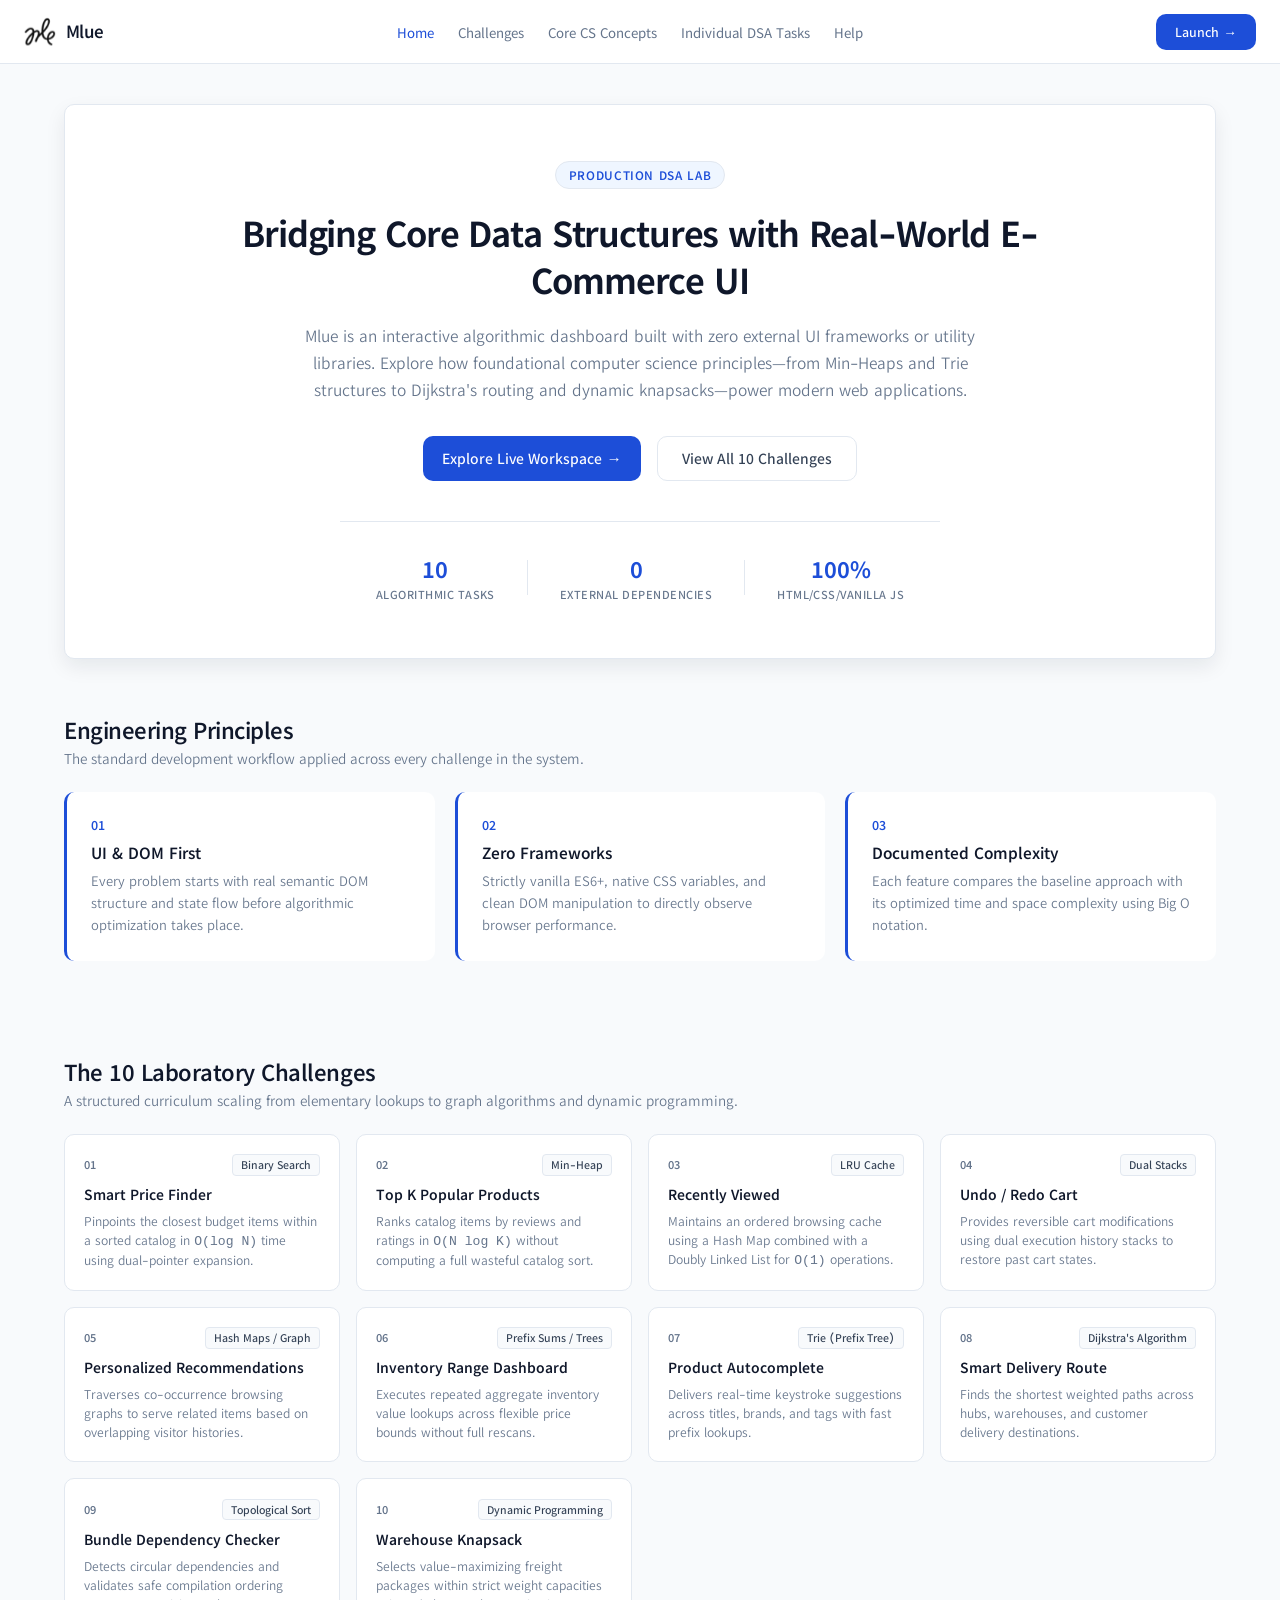
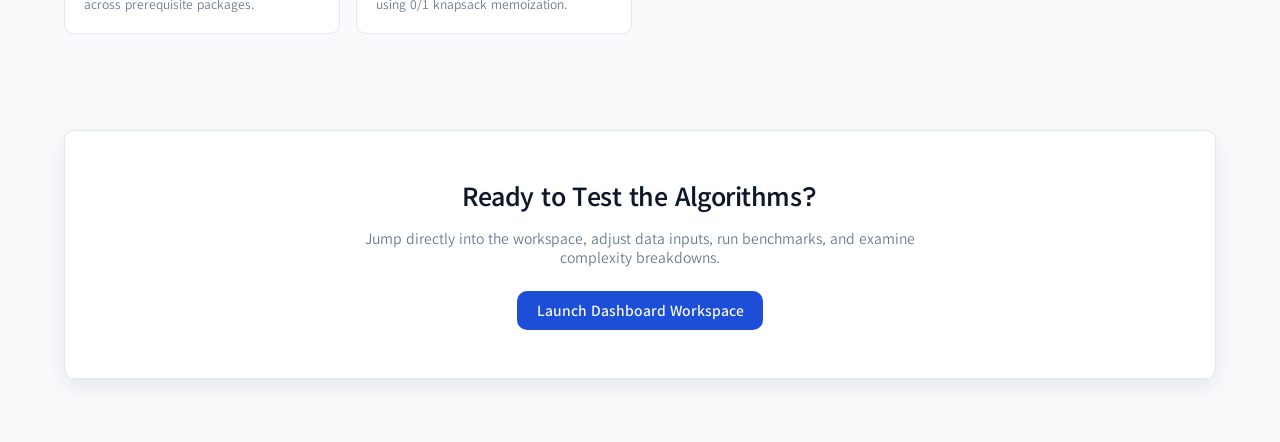
<file: Mlue/index.html>
<!DOCTYPE html>
<html lang="en">
<head>
  <meta charset="UTF-8" />
  <meta name="viewport" content="width=device-width, initial-scale=1.0" />
  <title>Get Started — Mlue DSA E-Commerce Lab</title>
  <link rel="stylesheet" href="css/style.css" />
  <link rel="stylesheet" href="css/styles.css" />
  <link rel="stylesheet" href="css/styleMobile.css" />
  <link rel="stylesheet" href="css/stylesMobile.css" />
  <link rel="preconnect" href="https://fonts.googleapis.com">
  <link rel="preconnect" href="https://fonts.gstatic.com" crossorigin>
  <link href="https://fonts.googleapis.com/css2?family=Kedebideri:wght@400;500;600;700;800;900&display=swap" rel="stylesheet">
</head>
<body>
  <!-- Global Navigation -->
  <header class="app-header">
    <nav class="navbar">
      <div class="nav-brand">
        <span class="brand-icon">
          <svg width="34" height="31.2" viewBox="0 0 340 312" fill="none" xmlns="http://www.w3.org/2000/svg" xmlns:xlink="http://www.w3.org/1999/xlink">
            <rect width="340" height="312" fill="url(#pattern0_31_3)"/>
            <defs>
              <pattern id="pattern0_31_3" patternContentUnits="objectBoundingBox" width="1" height="1">
                <use xlink:href="#image0_31_3" transform="scale(0.00294118 0.00320513)"/>
              </pattern>
              <image id="image0_31_3" width="340" height="312" preserveAspectRatio="none" xlink:href="icons/logo.png"/> 
            </defs>
          </svg>
        </span>
        <span class="brand-title">Mlue</span>
      </div>
      <ul class="nav-links">
        <li><a href="index.html" class="nav-link active">Home</a></li>
        <li><a href="#challenges-overview" class="nav-link">Challenges</a></li>
        <li><a href="coreConcept.html" class="nav-link">Core CS Concepts</a></li>
        <li><a href="index1.html" class="nav-link">Individual DSA Tasks</a></li>
        <li><a href="help.html" class="nav-link">Help</a></li>
      </ul>
      <div class="nav-actions">
        <a href="index1.html" class="btn-primary get-started-cta-nav">Launch →</a>
      </div>
    </nav>
  </header>

  <!-- Main Get Started Content Container -->
  <main class="landing-container">
    <!-- Hero Section -->
    <section class="hero-card">
      <div class="hero-badge">Production DSA Lab</div>
      <h1 class="hero-title">Bridging Core Data Structures with Real-World E-Commerce UI</h1>
      <p class="hero-subtitle">
        Mlue is an interactive algorithmic dashboard built with zero external UI frameworks or utility libraries. Explore how foundational computer science principles—from Min-Heaps and Trie structures to Dijkstra's routing and dynamic knapsacks—power modern web applications.
      </p>
      <div class="hero-cta-group">
        <a href="index1.html" class="btn-primary hero-btn">Explore Live Workspace →</a>
        <a href="#challenges-overview" class="btn-secondary hero-btn">View All 10 Challenges</a>
      </div>
      <div class="hero-stats-row">
        <div class="stat-item">
          <span class="stat-num">10</span>
          <span class="stat-label">Algorithmic Tasks</span>
        </div>
        <div class="stat-divider"></div>
        <div class="stat-item">
          <span class="stat-num">0</span>
          <span class="stat-label">External Dependencies</span>
        </div>
        <div class="stat-divider"></div>
        <div class="stat-item">
          <span class="stat-num">100%</span>
          <span class="stat-label">HTML/CSS/Vanilla JS</span>
        </div>
      </div>
    </section>

    <!-- Project Engineering Rules / Methodologies -->
    <section class="info-section">
      <div class="section-heading-wrap">
        <h2>Engineering Principles</h2>
        <p>The standard development workflow applied across every challenge in the system.</p>
      </div>

      <div class="principles-grid">
        <article class="principle-card">
          <div class="principle-num">01</div>
          <h3>UI & DOM First</h3>
          <p>Every problem starts with real semantic DOM structure and state flow before algorithmic optimization takes place.</p>
        </article>
        <article class="principle-card">
          <div class="principle-num">02</div>
          <h3>Zero Frameworks</h3>
          <p>Strictly vanilla ES6+, native CSS variables, and clean DOM manipulation to directly observe browser performance.</p>
        </article>
        <article class="principle-card">
          <div class="principle-num">03</div>
          <h3>Documented Complexity</h3>
          <p>Each feature compares the baseline approach with its optimized time and space complexity using Big O notation.</p>
        </article>
      </div>
    </section>

    <!-- Comprehensive Roadmap of All 10 Challenges -->
    <section id="challenges-overview" class="info-section">
      <div class="section-heading-wrap">
        <h2>The 10 Laboratory Challenges</h2>
        <p>A structured curriculum scaling from elementary lookups to graph algorithms and dynamic programming.</p>
      </div>

      <div class="challenge-preview-grid">
        <div class="preview-card">
          <div class="preview-top">
            <span class="preview-index">01</span>
            <span class="preview-badge">Binary Search</span>
          </div>
          <h4>Smart Price Finder</h4>
          <p>Pinpoints the closest budget items within a sorted catalog in <code>O(log N)</code> time using dual-pointer expansion.</p>
        </div>

        <div class="preview-card">
          <div class="preview-top">
            <span class="preview-index">02</span>
            <span class="preview-badge">Min-Heap</span>
          </div>
          <h4>Top K Popular Products</h4>
          <p>Ranks catalog items by reviews and ratings in <code>O(N log K)</code> without computing a full wasteful catalog sort.</p>
        </div>

        <div class="preview-card">
          <div class="preview-top">
            <span class="preview-index">03</span>
            <span class="preview-badge">LRU Cache</span>
          </div>
          <h4>Recently Viewed</h4>
          <p>Maintains an ordered browsing cache using a Hash Map combined with a Doubly Linked List for <code>O(1)</code> operations.</p>
        </div>

        <div class="preview-card">
          <div class="preview-top">
            <span class="preview-index">04</span>
            <span class="preview-badge">Dual Stacks</span>
          </div>
          <h4>Undo / Redo Cart</h4>
          <p>Provides reversible cart modifications using dual execution history stacks to restore past cart states.</p>
        </div>

        <div class="preview-card">
          <div class="preview-top">
            <span class="preview-index">05</span>
            <span class="preview-badge">Hash Maps / Graph</span>
          </div>
          <h4>Personalized Recommendations</h4>
          <p>Traverses co-occurrence browsing graphs to serve related items based on overlapping visitor histories.</p>
        </div>

        <div class="preview-card">
          <div class="preview-top">
            <span class="preview-index">06</span>
            <span class="preview-badge">Prefix Sums / Trees</span>
          </div>
          <h4>Inventory Range Dashboard</h4>
          <p>Executes repeated aggregate inventory value lookups across flexible price bounds without full rescans.</p>
        </div>

        <div class="preview-card">
          <div class="preview-top">
            <span class="preview-index">07</span>
            <span class="preview-badge">Trie (Prefix Tree)</span>
          </div>
          <h4>Product Autocomplete</h4>
          <p>Delivers real-time keystroke suggestions across titles, brands, and tags with fast prefix lookups.</p>
        </div>

        <div class="preview-card">
          <div class="preview-top">
            <span class="preview-index">08</span>
            <span class="preview-badge">Dijkstra's Algorithm</span>
          </div>
          <h4>Smart Delivery Route</h4>
          <p>Finds the shortest weighted paths across hubs, warehouses, and customer delivery destinations.</p>
        </div>

        <div class="preview-card">
          <div class="preview-top">
            <span class="preview-index">09</span>
            <span class="preview-badge">Topological Sort</span>
          </div>
          <h4>Bundle Dependency Checker</h4>
          <p>Detects circular dependencies and validates safe compilation ordering across prerequisite packages.</p>
        </div>

        <div class="preview-card">
          <div class="preview-top">
            <span class="preview-index">10</span>
            <span class="preview-badge">Dynamic Programming</span>
          </div>
          <h4>Warehouse Knapsack</h4>
          <p>Selects value-maximizing freight packages within strict weight capacities using 0/1 knapsack memoization.</p>
        </div>
      </div>
    </section>

    <!-- Bottom Final CTA Banner -->
    <section class="banner-cta">
      <h2>Ready to Test the Algorithms?</h2>
      <p>Jump directly into the workspace, adjust data inputs, run benchmarks, and examine complexity breakdowns.</p>
      <a href="index1.html" class="btn-primary hero-btn">Launch Dashboard Workspace</a>
    </section>
  </main>
</body>
</html>
</file>
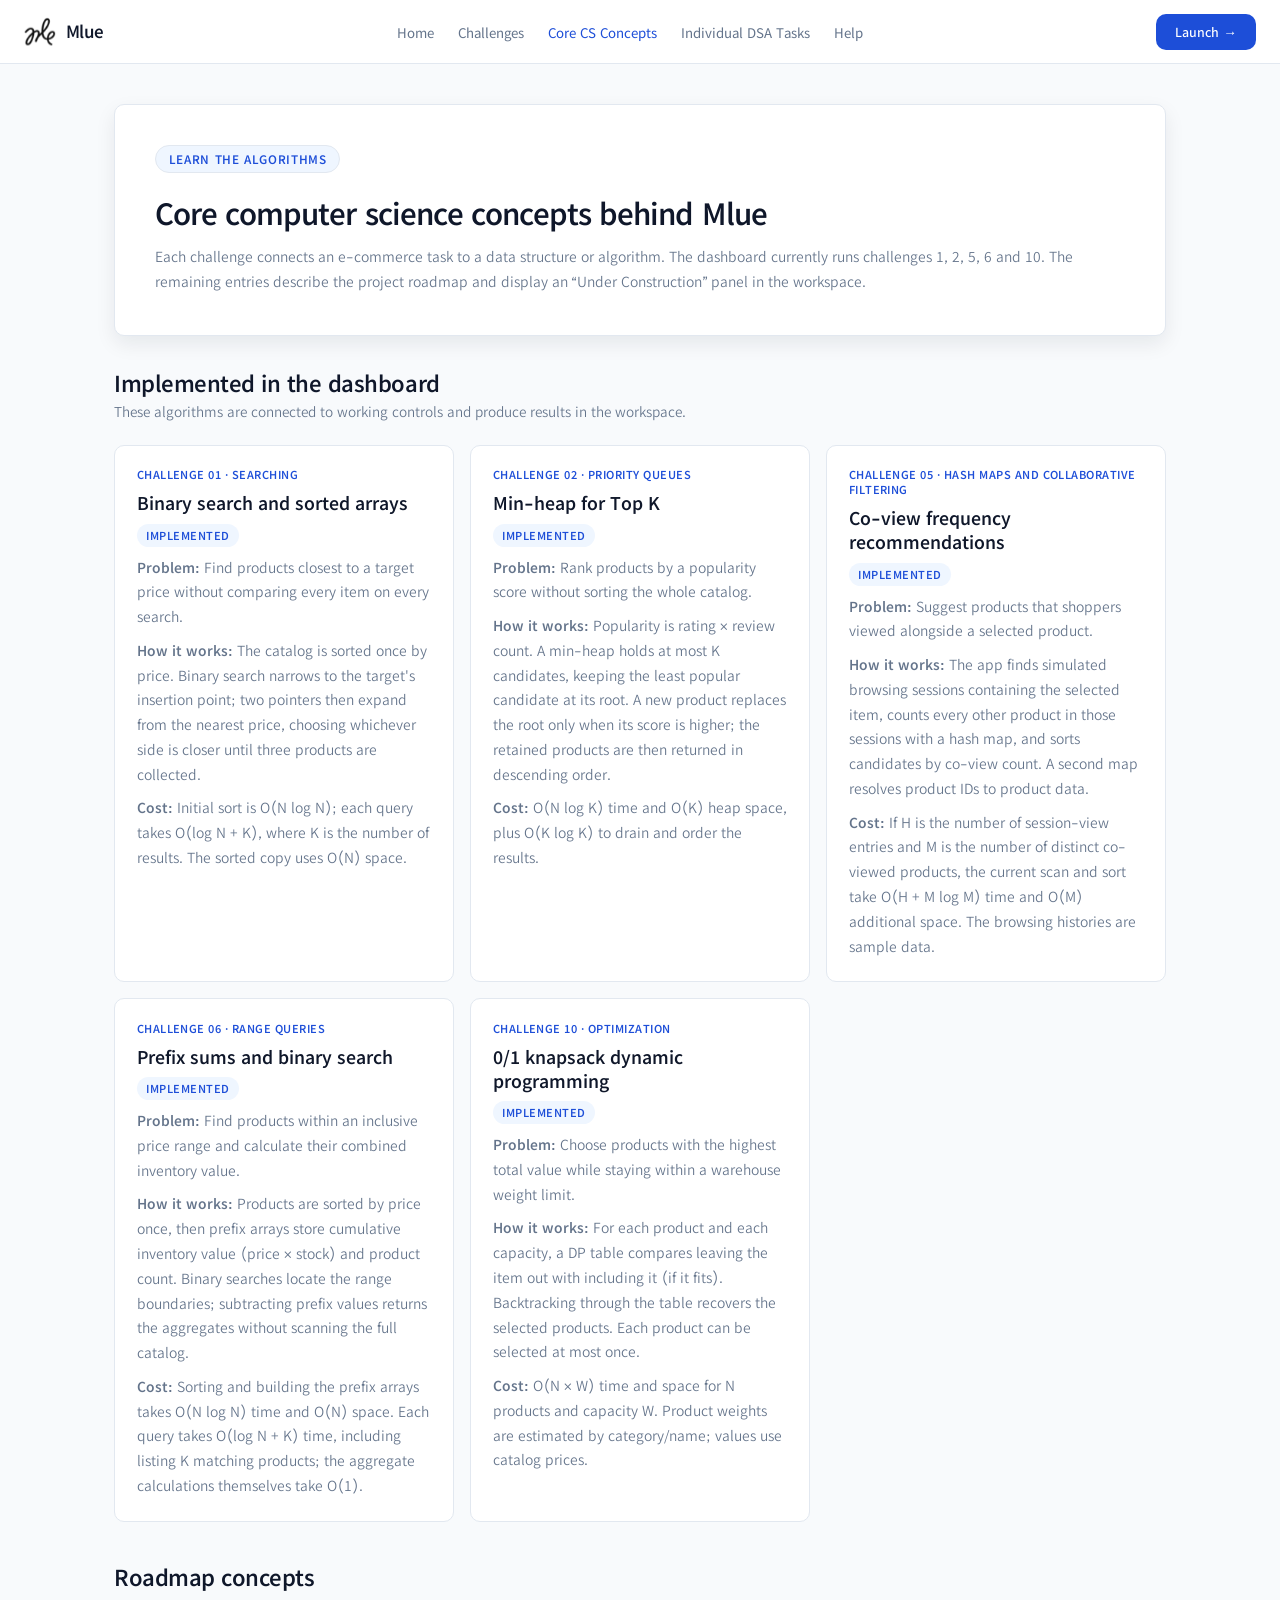
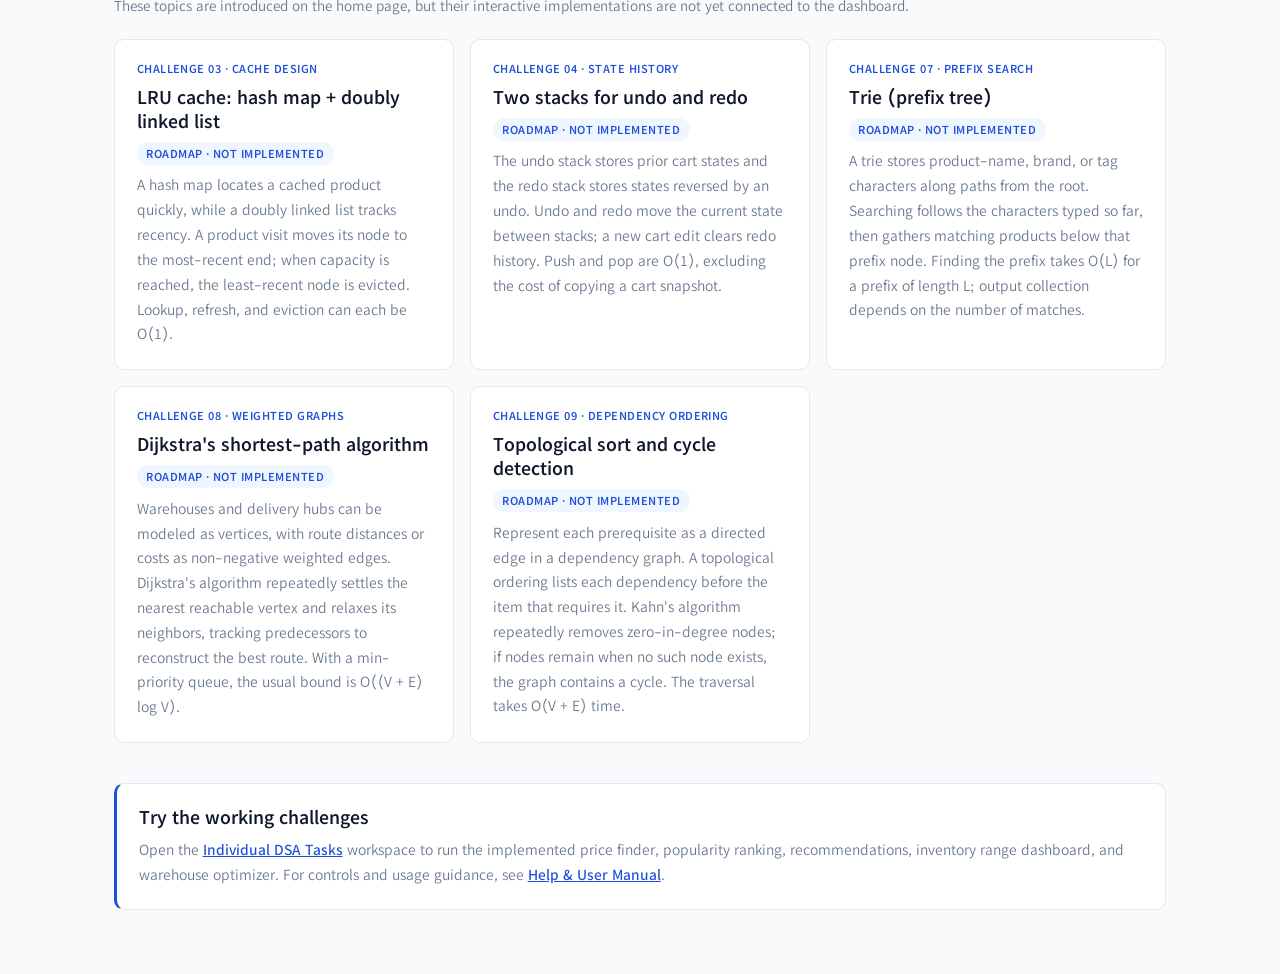
<file: Mlue/coreConcept.html>
<!DOCTYPE html>
<html lang="en">
<head>
  <meta charset="UTF-8" />
  <meta name="viewport" content="width=device-width, initial-scale=1.0" />
  <meta name="description" content="Learn how data structures and algorithms support the Mlue e-commerce challenge dashboard." />
  <title>Core CS Concepts — Mlue</title>
  <link rel="stylesheet" href="css/style.css" />
  <link rel="stylesheet" href="css/styles.css" />
  <link rel="stylesheet" href="css/styleMobile.css" />
  <link rel="stylesheet" href="css/stylesMobile.css" />
  <link rel="preconnect" href="https://fonts.googleapis.com">
  <link rel="preconnect" href="https://fonts.gstatic.com" crossorigin>
  <link href="https://fonts.googleapis.com/css2?family=Kedebideri:wght@400;500;600;700;800;900&display=swap" rel="stylesheet">
</head>
<body>
  <header class="app-header">
    <nav class="navbar">
      <div class="nav-brand">
        <span class="brand-icon">
          <svg width="34" height="31.2" viewBox="0 0 340 312" fill="none" xmlns="http://www.w3.org/2000/svg" xmlns:xlink="http://www.w3.org/1999/xlink">
            <rect width="340" height="312" fill="url(#pattern0_31_3)"/>
            <defs>
              <pattern id="pattern0_31_3" patternContentUnits="objectBoundingBox" width="1" height="1">
                <use xlink:href="#image0_31_3" transform="scale(0.00294118 0.00320513)"/>
              </pattern>
              <image id="image0_31_3" width="340" height="312" preserveAspectRatio="none" xlink:href="icons/logo.png"/>
            </defs>
          </svg>
        </span>
        <span class="brand-title">Mlue</span>
      </div>
      <ul class="nav-links">
        <li><a href="index.html" class="nav-link">Home</a></li>
        <li><a href="index.html#challenges-overview" class="nav-link">Challenges</a></li>
        <li><a href="coreConcept.html" class="nav-link active" aria-current="page">Core CS Concepts</a></li>
        <li><a href="index1.html" class="nav-link">Individual DSA Tasks</a></li>
        <li><a href="help.html" class="nav-link">Help</a></li>
      </ul>
      <div class="nav-actions">
        <a href="index1.html" class="btn-primary get-started-cta-nav">Launch →</a>
      </div>
    </nav>
  </header>

  <main class="info-page">
    <section class="info-hero">
      <span class="hero-badge">Learn the algorithms</span>
      <h1>Core computer science concepts behind Mlue</h1>
      <p>
        Each challenge connects an e-commerce task to a data structure or algorithm.
        The dashboard currently runs challenges 1, 2, 5, 6 and 10. The remaining entries
        describe the project roadmap and display an “Under Construction” panel in the workspace.
      </p>
    </section>

    <section class="info-section">
      <div class="section-heading-wrap">
        <h2>Implemented in the dashboard</h2>
        <p>These algorithms are connected to working controls and produce results in the workspace.</p>
      </div>
      <div class="info-grid">
        <article class="info-card concept-card">
          <span class="concept-number">Challenge 01 · Searching</span>
          <h2>Binary search and sorted arrays</h2>
          <span class="status-tag">Implemented</span>
          <p><strong>Problem:</strong> Find products closest to a target price without comparing every item on every search.</p>
          <p><strong>How it works:</strong> The catalog is sorted once by price. Binary search narrows to the target's insertion point; two pointers then expand from the nearest price, choosing whichever side is closer until three products are collected.</p>
          <p><strong>Cost:</strong> Initial sort is O(N log N); each query takes O(log N + K), where K is the number of results. The sorted copy uses O(N) space.</p>
        </article>

        <article class="info-card concept-card">
          <span class="concept-number">Challenge 02 · Priority queues</span>
          <h2>Min-heap for Top K</h2>
          <span class="status-tag">Implemented</span>
          <p><strong>Problem:</strong> Rank products by a popularity score without sorting the whole catalog.</p>
          <p><strong>How it works:</strong> Popularity is rating × review count. A min-heap holds at most K candidates, keeping the least popular candidate at its root. A new product replaces the root only when its score is higher; the retained products are then returned in descending order.</p>
          <p><strong>Cost:</strong> O(N log K) time and O(K) heap space, plus O(K log K) to drain and order the results.</p>
        </article>

        <article class="info-card concept-card">
          <span class="concept-number">Challenge 05 · Hash maps and collaborative filtering</span>
          <h2>Co-view frequency recommendations</h2>
          <span class="status-tag">Implemented</span>
          <p><strong>Problem:</strong> Suggest products that shoppers viewed alongside a selected product.</p>
          <p><strong>How it works:</strong> The app finds simulated browsing sessions containing the selected item, counts every other product in those sessions with a hash map, and sorts candidates by co-view count. A second map resolves product IDs to product data.</p>
          <p><strong>Cost:</strong> If H is the number of session-view entries and M is the number of distinct co-viewed products, the current scan and sort take O(H + M log M) time and O(M) additional space. The browsing histories are sample data.</p>
        </article>

        <article class="info-card concept-card">
          <span class="concept-number">Challenge 06 · Range queries</span>
          <h2>Prefix sums and binary search</h2>
          <span class="status-tag">Implemented</span>
          <p><strong>Problem:</strong> Find products within an inclusive price range and calculate their combined inventory value.</p>
          <p><strong>How it works:</strong> Products are sorted by price once, then prefix arrays store cumulative inventory value (price × stock) and product count. Binary searches locate the range boundaries; subtracting prefix values returns the aggregates without scanning the full catalog.</p>
          <p><strong>Cost:</strong> Sorting and building the prefix arrays takes O(N log N) time and O(N) space. Each query takes O(log N + K) time, including listing K matching products; the aggregate calculations themselves take O(1).</p>
        </article>

        <article class="info-card concept-card">
          <span class="concept-number">Challenge 10 · Optimization</span>
          <h2>0/1 knapsack dynamic programming</h2>
          <span class="status-tag">Implemented</span>
          <p><strong>Problem:</strong> Choose products with the highest total value while staying within a warehouse weight limit.</p>
          <p><strong>How it works:</strong> For each product and each capacity, a DP table compares leaving the item out with including it (if it fits). Backtracking through the table recovers the selected products. Each product can be selected at most once.</p>
          <p><strong>Cost:</strong> O(N × W) time and space for N products and capacity W. Product weights are estimated by category/name; values use catalog prices.</p>
        </article>
      </div>
    </section>

    <section class="info-section">
      <div class="section-heading-wrap">
        <h2>Roadmap concepts</h2>
        <p>These topics are introduced on the home page, but their interactive implementations are not yet connected to the dashboard.</p>
      </div>
      <div class="info-grid">
        <article class="info-card concept-card">
          <span class="concept-number">Challenge 03 · Cache design</span>
          <h2>LRU cache: hash map + doubly linked list</h2>
          <span class="status-tag">Roadmap · Not implemented</span>
          <p>A hash map locates a cached product quickly, while a doubly linked list tracks recency. A product visit moves its node to the most-recent end; when capacity is reached, the least-recent node is evicted. Lookup, refresh, and eviction can each be O(1).</p>
        </article>

        <article class="info-card concept-card">
          <span class="concept-number">Challenge 04 · State history</span>
          <h2>Two stacks for undo and redo</h2>
          <span class="status-tag">Roadmap · Not implemented</span>
          <p>The undo stack stores prior cart states and the redo stack stores states reversed by an undo. Undo and redo move the current state between stacks; a new cart edit clears redo history. Push and pop are O(1), excluding the cost of copying a cart snapshot.</p>
        </article>

        <article class="info-card concept-card">
          <span class="concept-number">Challenge 07 · Prefix search</span>
          <h2>Trie (prefix tree)</h2>
          <span class="status-tag">Roadmap · Not implemented</span>
          <p>A trie stores product-name, brand, or tag characters along paths from the root. Searching follows the characters typed so far, then gathers matching products below that prefix node. Finding the prefix takes O(L) for a prefix of length L; output collection depends on the number of matches.</p>
        </article>

        <article class="info-card concept-card">
          <span class="concept-number">Challenge 08 · Weighted graphs</span>
          <h2>Dijkstra's shortest-path algorithm</h2>
          <span class="status-tag">Roadmap · Not implemented</span>
          <p>Warehouses and delivery hubs can be modeled as vertices, with route distances or costs as non-negative weighted edges. Dijkstra's algorithm repeatedly settles the nearest reachable vertex and relaxes its neighbors, tracking predecessors to reconstruct the best route. With a min-priority queue, the usual bound is O((V + E) log V).</p>
        </article>

        <article class="info-card concept-card">
          <span class="concept-number">Challenge 09 · Dependency ordering</span>
          <h2>Topological sort and cycle detection</h2>
          <span class="status-tag">Roadmap · Not implemented</span>
          <p>Represent each prerequisite as a directed edge in a dependency graph. A topological ordering lists each dependency before the item that requires it. Kahn's algorithm repeatedly removes zero-in-degree nodes; if nodes remain when no such node exists, the graph contains a cycle. The traversal takes O(V + E) time.</p>
        </article>
      </div>
    </section>

    <section class="info-card info-callout">
      <h2>Try the working challenges</h2>
      <p>Open the <a href="index1.html">Individual DSA Tasks</a> workspace to run the implemented price finder, popularity ranking, recommendations, inventory range dashboard, and warehouse optimizer. For controls and usage guidance, see <a href="help.html">Help &amp; User Manual</a>.</p>
    </section>
  </main>
</body>
</html>
</file>
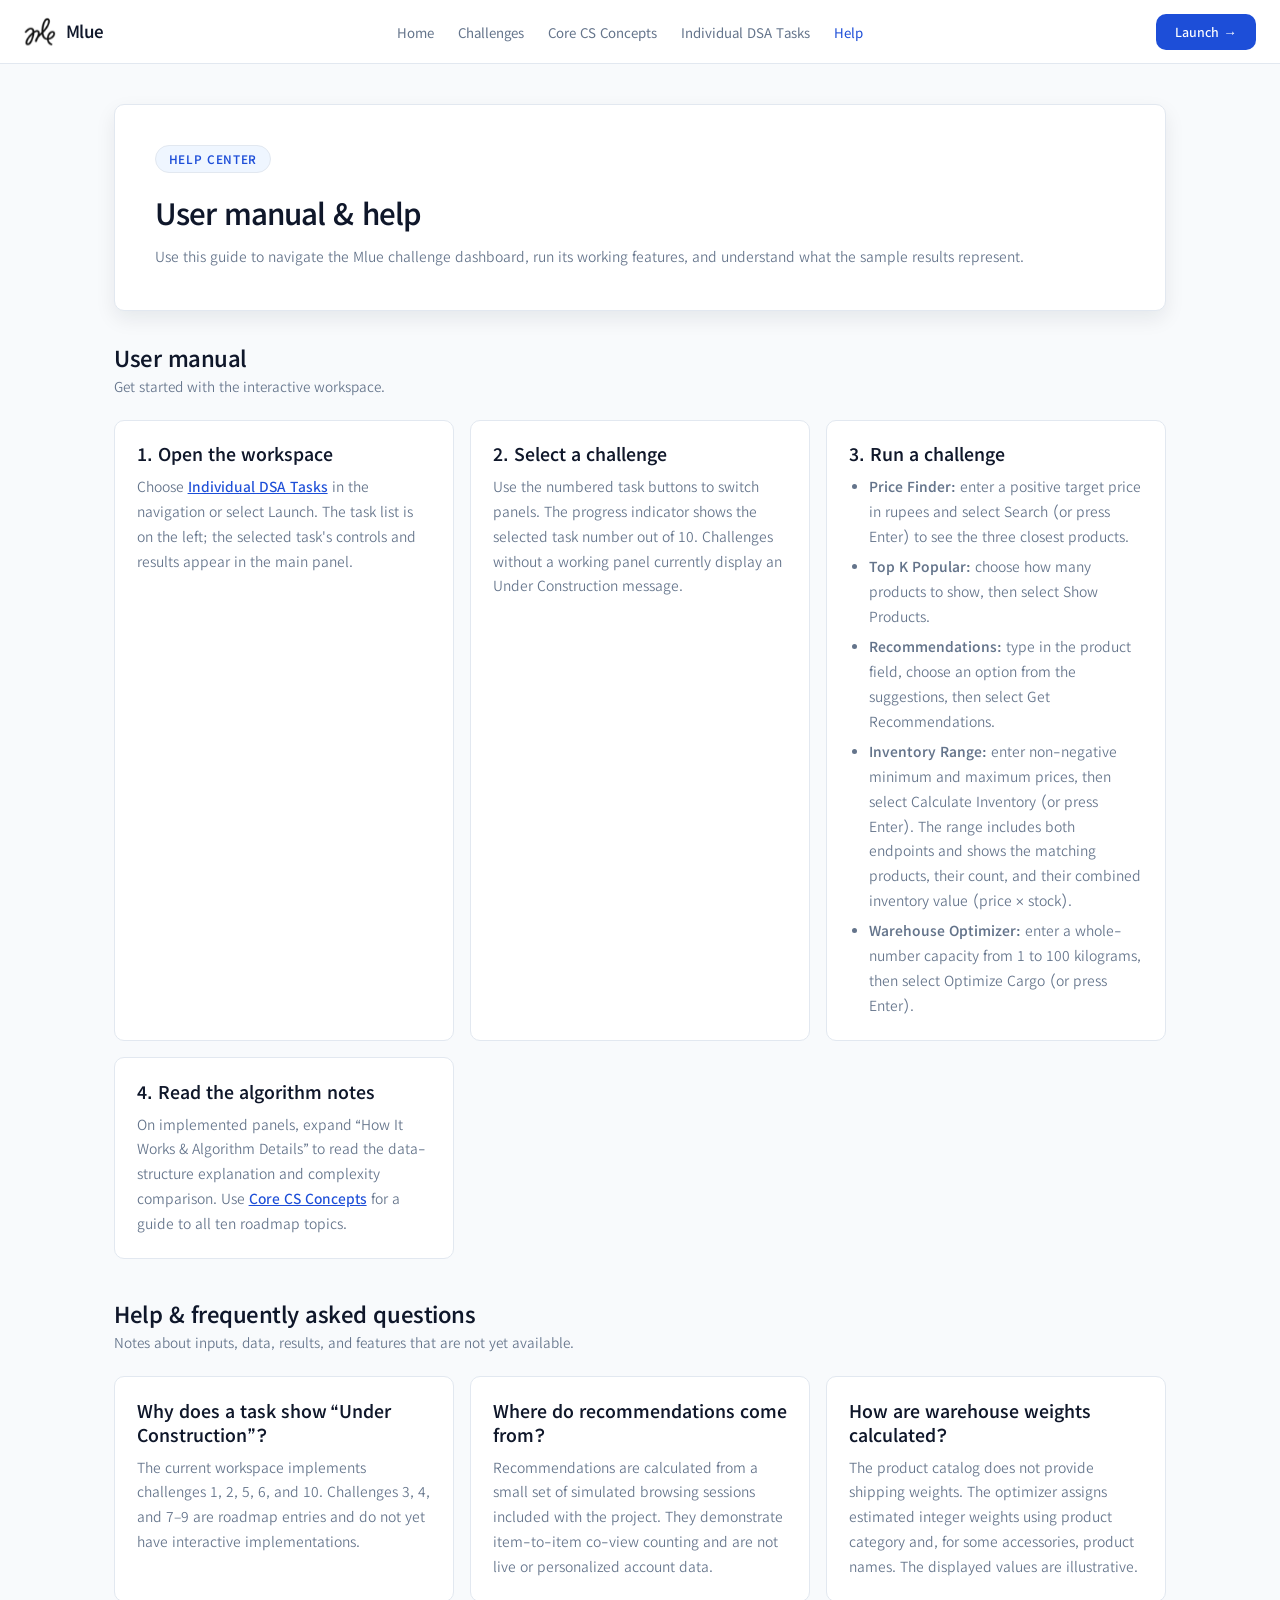
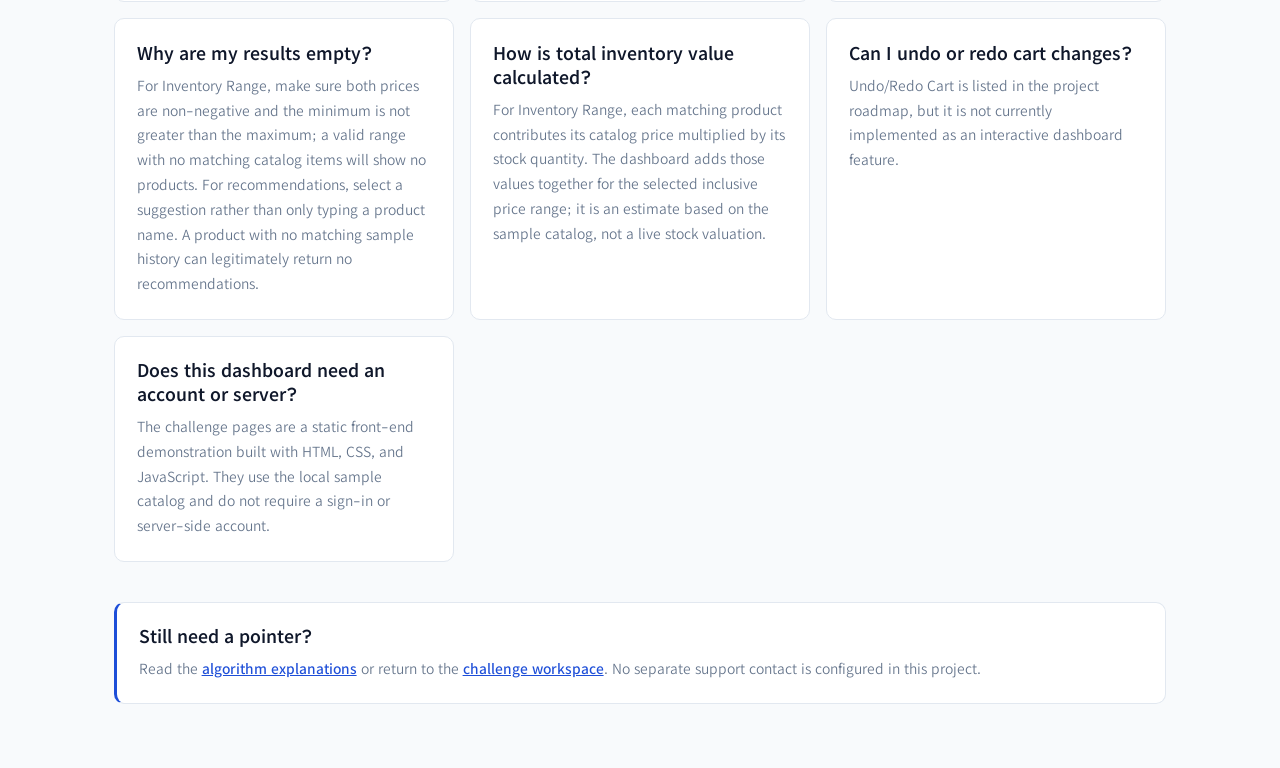
<file: Mlue/help.html>
<!DOCTYPE html>
<html lang="en">
<head>
  <meta charset="UTF-8" />
  <meta name="viewport" content="width=device-width, initial-scale=1.0" />
  <meta name="description" content="User manual, usage instructions, and help for the Mlue e-commerce DSA dashboard." />
  <title>Help &amp; User Manual — Mlue</title>
  <link rel="stylesheet" href="css/style.css" />
  <link rel="stylesheet" href="css/styles.css" />
  <link rel="stylesheet" href="css/styleMobile.css" />
  <link rel="stylesheet" href="css/stylesMobile.css" />
  <link rel="preconnect" href="https://fonts.googleapis.com">
  <link rel="preconnect" href="https://fonts.gstatic.com" crossorigin>
  <link href="https://fonts.googleapis.com/css2?family=Kedebideri:wght@400;500;600;700;800;900&display=swap" rel="stylesheet">
</head>
<body>
  <header class="app-header">
    <nav class="navbar">
      <div class="nav-brand">
        <span class="brand-icon">
          <svg width="34" height="31.2" viewBox="0 0 340 312" fill="none" xmlns="http://www.w3.org/2000/svg" xmlns:xlink="http://www.w3.org/1999/xlink">
            <rect width="340" height="312" fill="url(#pattern0_31_3)"/>
            <defs>
              <pattern id="pattern0_31_3" patternContentUnits="objectBoundingBox" width="1" height="1">
                <use xlink:href="#image0_31_3" transform="scale(0.00294118 0.00320513)"/>
              </pattern>
              <image id="image0_31_3" width="340" height="312" preserveAspectRatio="none" xlink:href="icons/logo.png"/>
            </defs>
          </svg>
        </span>
        <span class="brand-title">Mlue</span>
      </div>
      <ul class="nav-links">
        <li><a href="index.html" class="nav-link">Home</a></li>
        <li><a href="index.html#challenges-overview" class="nav-link">Challenges</a></li>
        <li><a href="coreConcept.html" class="nav-link">Core CS Concepts</a></li>
        <li><a href="index1.html" class="nav-link">Individual DSA Tasks</a></li>
        <li><a href="help.html" class="nav-link active" aria-current="page">Help</a></li>
      </ul>
      <div class="nav-actions">
        <a href="index1.html" class="btn-primary get-started-cta-nav">Launch →</a>
      </div>
    </nav>
  </header>

  <main class="info-page">
    <section class="info-hero">
      <span class="hero-badge">Help center</span>
      <h1>User manual &amp; help</h1>
      <p>Use this guide to navigate the Mlue challenge dashboard, run its working features, and understand what the sample results represent.</p>
    </section>

    <section id="user-manual" class="info-section">
      <div class="section-heading-wrap">
        <h2>User manual</h2>
        <p>Get started with the interactive workspace.</p>
      </div>
      <div class="info-grid">
        <article class="info-card">
          <h2>1. Open the workspace</h2>
          <p>Choose <a href="index1.html">Individual DSA Tasks</a> in the navigation or select Launch. The task list is on the left; the selected task's controls and results appear in the main panel.</p>
        </article>
        <article class="info-card">
          <h2>2. Select a challenge</h2>
          <p>Use the numbered task buttons to switch panels. The progress indicator shows the selected task number out of 10. Challenges without a working panel currently display an Under Construction message.</p>
        </article>
        <article class="info-card">
          <h2>3. Run a challenge</h2>
          <ul>
            <li><strong>Price Finder:</strong> enter a positive target price in rupees and select Search (or press Enter) to see the three closest products.</li>
            <li><strong>Top K Popular:</strong> choose how many products to show, then select Show Products.</li>
            <li><strong>Recommendations:</strong> type in the product field, choose an option from the suggestions, then select Get Recommendations.</li>
            <li><strong>Inventory Range:</strong> enter non-negative minimum and maximum prices, then select Calculate Inventory (or press Enter). The range includes both endpoints and shows the matching products, their count, and their combined inventory value (price × stock).</li>
            <li><strong>Warehouse Optimizer:</strong> enter a whole-number capacity from 1 to 100 kilograms, then select Optimize Cargo (or press Enter).</li>
          </ul>
        </article>
        <article class="info-card">
          <h2>4. Read the algorithm notes</h2>
          <p>On implemented panels, expand “How It Works &amp; Algorithm Details” to read the data-structure explanation and complexity comparison. Use <a href="coreConcept.html">Core CS Concepts</a> for a guide to all ten roadmap topics.</p>
        </article>
      </div>
    </section>

    <section id="help-data" class="info-section">
      <div class="section-heading-wrap">
        <h2>Help &amp; frequently asked questions</h2>
        <p>Notes about inputs, data, results, and features that are not yet available.</p>
      </div>
      <div class="info-grid">
        <article class="info-card">
          <h2>Why does a task show “Under Construction”?</h2>
          <p>The current workspace implements challenges 1, 2, 5, 6, and 10. Challenges 3, 4, and 7–9 are roadmap entries and do not yet have interactive implementations.</p>
        </article>
        <article class="info-card">
          <h2>Where do recommendations come from?</h2>
          <p>Recommendations are calculated from a small set of simulated browsing sessions included with the project. They demonstrate item-to-item co-view counting and are not live or personalized account data.</p>
        </article>
        <article class="info-card">
          <h2>How are warehouse weights calculated?</h2>
          <p>The product catalog does not provide shipping weights. The optimizer assigns estimated integer weights using product category and, for some accessories, product names. The displayed values are illustrative.</p>
        </article>
        <article class="info-card">
          <h2>Why are my results empty?</h2>
          <p>For Inventory Range, make sure both prices are non-negative and the minimum is not greater than the maximum; a valid range with no matching catalog items will show no products. For recommendations, select a suggestion rather than only typing a product name. A product with no matching sample history can legitimately return no recommendations.</p>
        </article>
        <article class="info-card">
          <h2>How is total inventory value calculated?</h2>
          <p>For Inventory Range, each matching product contributes its catalog price multiplied by its stock quantity. The dashboard adds those values together for the selected inclusive price range; it is an estimate based on the sample catalog, not a live stock valuation.</p>
        </article>
        <article class="info-card">
          <h2>Can I undo or redo cart changes?</h2>
          <p>Undo/Redo Cart is listed in the project roadmap, but it is not currently implemented as an interactive dashboard feature.</p>
        </article>
        <article class="info-card">
          <h2>Does this dashboard need an account or server?</h2>
          <p>The challenge pages are a static front-end demonstration built with HTML, CSS, and JavaScript. They use the local sample catalog and do not require a sign-in or server-side account.</p>
        </article>
      </div>
    </section>

    <section class="info-card info-callout">
      <h2>Still need a pointer?</h2>
      <p>Read the <a href="coreConcept.html">algorithm explanations</a> or return to the <a href="index1.html">challenge workspace</a>. No separate support contact is configured in this project.</p>
    </section>
  </main>
</body>
</html>
</file>
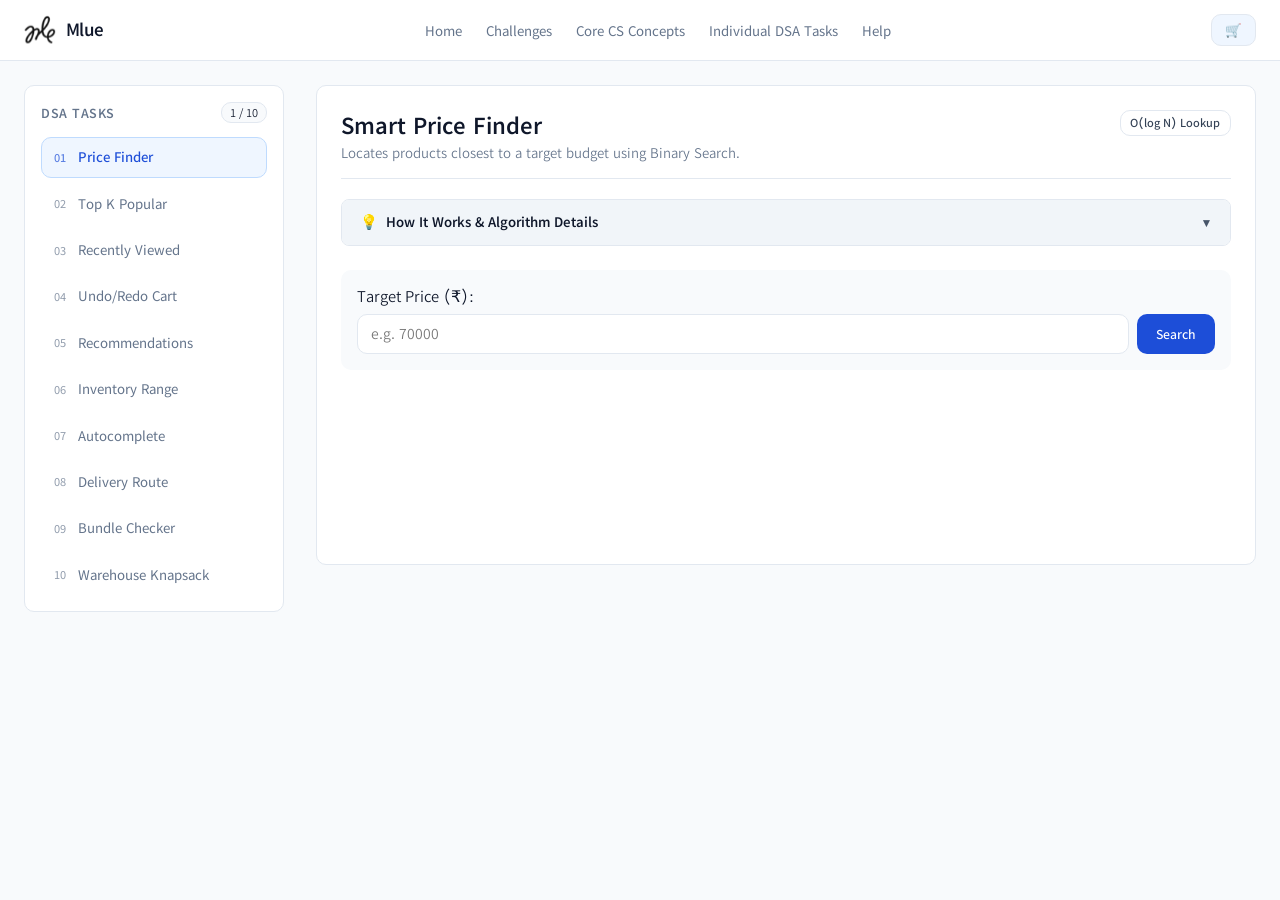
<file: Mlue/index1.html>
<!DOCTYPE html>
<html lang="en">
<head>
  <meta charset="UTF-8" />
  <meta name="viewport" content="width=device-width, initial-scale=1.0" />
  <title>Product Explorer Dashboard</title>
  <link rel="stylesheet" href="css/styles.css" />
  <link rel="stylesheet" href="css/stylesMobile.css" />
  <link rel="preconnect" href="https://fonts.googleapis.com">
  <link rel="preconnect" href="https://fonts.gstatic.com" crossorigin>
  <link href="https://fonts.googleapis.com/css2?family=Kedebideri:wght@400;500;600;700;800;900&display=swap" rel="stylesheet">
</head>
<body>
  <!-- Dedicated Top Navigation Bar -->
  <header class="app-header">
    <nav class="navbar">
      <div class="nav-brand">
        <span class="brand-icon">
          <svg width="34" height="31.2" viewBox="0 0 340 312" fill="none" xmlns="http://www.w3.org/2000/svg" xmlns:xlink="http://www.w3.org/1999/xlink">
            <rect width="340" height="312" fill="url(#pattern0_31_3)"/>
            <defs>
              <pattern id="pattern0_31_3" patternContentUnits="objectBoundingBox" width="1" height="1">
              <use xlink:href="#image0_31_3" transform="scale(0.00294118 0.00320513)"/>
              </pattern>
              <image id="image0_31_3" width="340" height="312" preserveAspectRatio="none" xlink:href="icons/logo.png"/> 
            </defs>
          </svg>
        </span>
        <span class="brand-title">Mlue</span>
      </div>
      <ul class="nav-links">
        <li><a href="index.html" class="nav-link">Home</a></li>
        <li><a href="index.html#challenges-overview" class="nav-link">Challenges</a></li>
        <li><a href="coreConcept.html" class="nav-link">Core CS Concepts</a></li>
        <li><a href="index1.html" class="nav-link">Individual DSA Tasks</a></li>
        <li><a href="help.html" class="nav-link">Help</a></li>
      </ul>
      <div class="nav-actions">
        <button id="cart-summary-btn" class="nav-action-btn" aria-label="Cart">
          🛒
        </button>
      </div>
    </nav>
  </header>

  <main class="main-content">
    <!-- Dedicated Challenge Switcher Bar -->
    <aside class="challenge-sidebar">
      <div class="challenge-switcher-header">
        <span class="switcher-label">DSA Tasks</span>
        <span class="progress-pill">1 / 10</span>
      </div>
      <div class="challenge-tabs" role="tablist" aria-label="Challenge Selectors">
        <button class="challenge-pill active" role="tab" aria-selected="true" data-target="challenge-1">
          <span class="pill-number">01</span>
          <span class="pill-title">Price Finder</span>
        </button>
        <button class="challenge-pill" role="tab" aria-selected="false" data-target="challenge-2">
          <span class="pill-number">02</span>
          <span class="pill-title">Top K Popular</span>
        </button>
        <button class="challenge-pill" role="tab" aria-selected="false" data-target="challenge-3">
          <span class="pill-number">03</span>
          <span class="pill-title">Recently Viewed</span>
        </button>
        <button class="challenge-pill" role="tab" aria-selected="false" data-target="challenge-4">
          <span class="pill-number">04</span>
          <span class="pill-title">Undo/Redo Cart</span>
        </button>
        <button class="challenge-pill" role="tab" aria-selected="false" data-target="challenge-5">
          <span class="pill-number">05</span>
          <span class="pill-title">Recommendations</span>
        </button>
        <button class="challenge-pill" role="tab" aria-selected="false" data-target="challenge-6">
          <span class="pill-number">06</span>
          <span class="pill-title">Inventory Range</span>
        </button>
        <button class="challenge-pill" role="tab" aria-selected="false" data-target="challenge-7">
          <span class="pill-number">07</span>
          <span class="pill-title">Autocomplete</span>
        </button>
        <button class="challenge-pill" role="tab" aria-selected="false" data-target="challenge-8">
          <span class="pill-number">08</span>
          <span class="pill-title">Delivery Route</span>
        </button>
        <button class="challenge-pill" role="tab" aria-selected="false" data-target="challenge-9">
          <span class="pill-number">09</span>
          <span class="pill-title">Bundle Checker</span>
        </button>
        <button class="challenge-pill" role="tab" aria-selected="false" data-target="challenge-10">
          <span class="pill-number">10</span>
          <span class="pill-title">Warehouse Knapsack</span>
        </button>
      </div>
    </aside>

    <!-- Workspace Container -->
    <div class="workspace-area">
      <!-- Challenge 1 Section -->
      <!-- Example inside #challenge-1 in index.html -->
      <section id="challenge-1" class="challenge-panel" role="tabpanel">
        <header class="panel-header">
          <div>
            <h2>Smart Price Finder</h2>
            <p class="panel-desc">Locates products closest to a target budget using Binary Search.</p>
          </div>
          <span class="complexity-badge">O(log N) Lookup</span>
        </header>

        <!-- Clean Expandable Explanation Section -->
        <details class="dsa-explanation-card">
          <summary class="explanation-summary">
            <span class="summary-left">
              <span class="info-icon">💡</span>
              <strong>How It Works & Algorithm Details</strong>
            </span>
            <span class="toggle-indicator">▼</span>
          </summary>

          <div class="explanation-content">
            <div class="explanation-grid">
              <div class="explanation-block">
                <h4>Core Concept</h4>
                <p>
                  Instead of scanning every product linearly, we pre-sort the catalog by price once.
                  A binary search then pinpoints the exact or closest insertion index in logarithmic time,
                  expanding two pointers outward to extract the <em>K</em> closest results.
                </p>
              </div>

              <div class="explanation-block">
                <h4>Data Structure</h4>
                <p><strong>Sorted Array:</strong> Contiguous memory enables <code>O(1)</code> random access, making binary search possible.</p>
              </div>
            </div>

            <!-- Complexity breakdown (Requirement from Rule 3) -->
            <div class="complexity-table-wrapper">
              <table class="complexity-table">
                <thead>
                  <tr>
                    <th>Approach</th>
                    <th>Time Complexity</th>
                    <th>Space Complexity</th>
                    <th>Notes</th>
                  </tr>
                </thead>
                <tbody>
                  <tr>
                    <td><strong>Initial (Linear Scan)</strong></td>
                    <td><code>O(N)</code></td>
                    <td><code>O(1)</code></td>
                    <td>Computes absolute differences across all <code>N</code> products every search.</td>
                  </tr>
                  <tr>
                    <td><strong>Optimized (Binary Search)</strong></td>
                    <td><code>O(log N + K)</code></td>
                    <td><code>O(N)</code></td>
                    <td>One-time <code>O(N log N)</code> sort, then sub-millisecond search per query.</td>
                  </tr>
                </tbody>
              </table>
            </div>
          </div>
        </details>

        <!-- Existing Feature UI -->
        <div class="search-bar-card">
          <label for="target-price">Target Price (₹):</label>
          <div class="input-inline">
            <input type="number" id="target-price" placeholder="e.g. 70000" />
            <button id="search-price-btn" class="btn-primary">Search</button>
          </div>
        </div>

        <div id="price-results-container" class="product-grid"></div>
      </section>

      <!-- Challenge 2 Section inside .workspace-area -->
      <section id="challenge-2" class="challenge-panel hidden" role="tabpanel">
        <header class="panel-header">
          <div>
            <h2>Top K Popular Products</h2>
            <p class="panel-desc">Calculates popularity based on rating × reviews using a Min-Heap of size K.</p>
          </div>
          <span class="complexity-badge">O(N log K)</span>
        </header>

        <!-- Explanation Card -->
        <details class="dsa-explanation-card">
          <summary class="explanation-summary">
            <span class="summary-left">
              <span class="info-icon">💡</span>
              <strong>How It Works & Algorithm Details</strong>
            </span>
            <span class="toggle-indicator">▼</span>
          </summary>
          <div class="explanation-content">
            <div class="explanation-grid">
              <div class="explanation-block">
                <h4>Core Concept</h4>
                <p>
                  When <code>K &lt;&lt; N</code>, a full array sort is wasteful. By maintaining a Min-Heap of size <code>K</code>, the smallest of our current top candidates stays at the root. We only swap if a new product beats the root, discarding lower-scoring items in logarithmic time.
                </p>
              </div>
              <div class="explanation-block">
                <h4>Data Structure</h4>
                <p><strong>Min-Heap (Binary Heap):</strong> <code>O(1)</code> peek at minimum of top <code>K</code>, and <code>O(log K)</code> insert/delete.</p>
              </div>
            </div>
            <div class="complexity-table-wrapper">
              <table class="complexity-table">
                <thead>
                  <tr>
                    <th>Approach</th>
                    <th>Time Complexity</th>
                    <th>Space Complexity</th>
                    <th>Notes</th>
                  </tr>
                </thead>
                <tbody>
                  <tr>
                    <td><strong>Full Sort</strong></td>
                    <td><code>O(N log N)</code></td>
                    <td><code>O(N)</code></td>
                    <td>Sorts entire catalog even if only top 3 items are needed.</td>
                  </tr>
                  <tr>
                    <td><strong>Min-Heap (Size K)</strong></td>
                    <td><code>O(N log K)</code></td>
                    <td><code>O(K)</code></td>
                    <td>Optimal when <code>K</code> is small. Memory never exceeds <code>K</code> items.</td>
                  </tr>
                </tbody>
              </table>
            </div>
          </div>
        </details>

        <!-- Feature Controls -->
        <div class="search-bar-card">
          <label for="top-k-select"><strong>Show Top:</strong></label>
          <div class="input-inline">
            <select id="top-k-select" class="dropdown-select">
              <option value="3">Top 3 Products</option>
              <option value="5">Top 5 Products</option>
              <option value="10">Top 10 Products</option>
            </select>
            <button id="show-popular-btn" class="btn-primary">Show Products</button>
          </div>
        </div>

        <div id="popular-results-container" class="product-grid"></div>
      </section>

      <!-- Challenge 5 Section inside .workspace-area -->
      <section id="challenge-5" class="challenge-panel hidden" role="tabpanel">
        <header class="panel-header">
          <div>
            <h2>Personalized Recommendations</h2>
            <p class="panel-desc">Recommends products frequently co-viewed by other users using co-occurrence graphs.</p>
          </div>
          <span class="complexity-badge">O(U · P) Map</span>
        </header>

        <!-- Explanation Card -->
        <details class="dsa-explanation-card">
          <summary class="explanation-summary">
            <span class="summary-left">
              <span class="info-icon">💡</span>
              <strong>How It Works & Algorithm Details</strong>
            </span>
            <span class="toggle-indicator">▼</span>
          </summary>
          <div class="explanation-content">
            <div class="explanation-grid">
              <div class="explanation-block">
                <h4>Core Concept</h4>
                <p>
                  Uses item-to-item collaborative filtering. For a selected product, we filter simulated browsing sessions to find users who viewed it, aggregate the co-occurrence counts of all other items they browsed, and rank the top results.
                </p>
              </div>
              <div class="explanation-block">
                <h4>Data Structure</h4>
                <p><strong>Hash Map (Frequency Table):</strong> Enables <code>O(1)</code> updates to co-occurrence counts across user histories.</p>
              </div>
            </div>
            <div class="complexity-table-wrapper">
              <table class="complexity-table">
                <thead>
                  <tr>
                    <th>Approach</th>
                    <th>Time Complexity</th>
                    <th>Space Complexity</th>
                    <th>Notes</th>
                  </tr>
                </thead>
                <tbody>
                  <tr>
                    <td><strong>Bipartite Traversal</strong></td>
                    <td><code>O(U · P)</code></td>
                    <td><code>O(M)</code></td>
                    <td>Traverses matching sessions and tabulates frequency of candidate items.</td>
                  </tr>
                  <tr>
                    <td><strong>Top K Extraction</strong></td>
                    <td><code>O(M log K)</code></td>
                    <td><code>O(M)</code></td>
                    <td>Sorts or extracts the highest-frequency co-viewed products.</td>
                  </tr>
                </tbody>
              </table>
            </div>
          </div>
        </details>

        <!-- Feature Controls with Searchable Dropdown -->
        <div class="search-bar-card">
          <label for="rec-search-input"><strong>Currently Viewing:</strong></label>
          <div class="input-inline">
            <!-- Custom Searchable Combobox Container -->
            <div class="searchable-select-wrapper">
              <input
                type="text"
                id="rec-search-input"
                class="searchable-input"
                placeholder="Type to search product (e.g. MacBook, Mouse)..."
                autocomplete="off"
              />
              <!-- Hidden input holding the actual selected product ID -->
              <input type="hidden" id="rec-selected-id" value="" />
              
              <!-- Dropdown list populated & filtered dynamically -->
              <ul id="rec-dropdown-list" class="searchable-dropdown-list hidden" role="listbox"></ul>
            </div>

            <button id="get-recommendations-btn" class="btn-primary">Get Recommendations</button>
          </div>
        </div>

        <div id="recommendations-results-container" class="product-grid"></div>
      </section>

      <!-- Challenge 6 Section inside .workspace-area -->
      <section id="challenge-6" class="challenge-panel hidden" role="tabpanel">
        <header class="panel-header">
          <div>
            <h2>📊 Inventory Range Dashboard</h2>
            <p class="panel-desc">Calculates aggregate inventory values over price windows using Prefix Sums and Binary Search.</p>
          </div>
          <span class="complexity-badge">O(log N) Query · O(1) Range Sum</span>
        </header>

        <!-- Clean Expandable Explanation Section -->
        <details class="dsa-explanation-card">
          <summary class="explanation-summary">
            <span class="summary-left">
              <span class="info-icon">💡</span>
              <strong>How It Works &amp; Algorithm Details</strong>
            </span>
            <span class="toggle-indicator">▼</span>
          </summary>

          <div class="explanation-content">
            <div class="explanation-grid">
              <div class="explanation-block">
                <h4>Core Concept</h4>
                <p>
                  Instead of scanning the whole catalog on every range change, products are pre-sorted by price once. A <strong>Prefix Sum Array</strong> stores cumulative values: <code>prefix[i] = prefix[i-1] + (price × stock)</code>. Binary search finds range boundary indices in logarithmic time, yielding immediate <code>O(1)</code> cumulative range sums.
                </p>
              </div>

              <div class="explanation-block">
                <h4>Data Structure</h4>
                <p><strong>Prefix Sums + Binary Search:</strong> Dual arrays for cumulative value and product count enable constant-time interval aggregation.</p>
              </div>
            </div>

            <div class="complexity-table-wrapper">
              <table class="complexity-table">
                <thead>
                  <tr>
                    <th>Approach</th>
                    <th>Time Complexity</th>
                    <th>Space Complexity</th>
                    <th>Notes</th>
                  </tr>
                </thead>
                <tbody>
                  <tr>
                    <td><strong>Linear Scan</strong></td>
                    <td><code>O(N)</code> per query</td>
                    <td><code>O(1)</code></td>
                    <td>Iterates over every product to filter and multiply price × stock.</td>
                  </tr>
                  <tr>
                    <td><strong>Prefix Sums + Binary Search</strong></td>
                    <td><code>O(log N + K)</code></td>
                    <td><code>O(N)</code></td>
                    <td><code>O(N log N)</code> pre-sort, then <code>O(1)</code> math for total inventory value.</td>
                  </tr>
                </tbody>
              </table>
            </div>
          </div>
        </details>

        <!-- Feature Controls -->
        <div class="search-bar-card">
          <div class="inventory-inputs-grid">
            <div>
              <label for="inv-min-price"><strong>Min Price (₹):</strong></label>
              <input type="number" id="inv-min-price" value="5000" min="0" placeholder="e.g. 5000" />
            </div>
            <div>
              <label for="inv-max-price"><strong>Max Price (₹):</strong></label>
              <input type="number" id="inv-max-price" value="75000" min="0" placeholder="e.g. 75000" />
            </div>
            <div class="inventory-btn-wrapper">
              <button id="search-inventory-btn" class="btn-primary">Calculate Inventory</button>
            </div>
          </div>
        </div>

        <!-- Metric KPI Cards -->
        <div id="inventory-summary-container" class="knapsack-metrics-grid"></div>

        <!-- Products in Range List -->
        <h3 id="inventory-manifest-title" class="subsection-title hidden">Products in Selected Price Range</h3>
        <div id="inventory-results-container" class="product-grid"></div>
      </section>

      <!-- Challenge 10 Section -->
      <section id="challenge-10" class="challenge-panel hidden" role="tabpanel">
        <header class="panel-header">
          <div>
            <h2>Warehouse Capacity Optimizer</h2>
            <p class="panel-desc">Maximizes total cargo value under weight constraints using 0/1 Knapsack Dynamic Programming.</p>
          </div>
          <span class="complexity-badge">O(N · W) DP</span>
        </header>

        <!-- Explanation Card -->
        <details class="dsa-explanation-card">
          <summary class="explanation-summary">
            <span class="summary-left">
              <span class="info-icon">💡</span>
              <strong>How It Works & Algorithm Details</strong>
            </span>
            <span class="toggle-indicator">▼</span>
          </summary>
          <div class="explanation-content">
            <div class="explanation-grid">
              <div class="explanation-block">
                <h4>Core Concept</h4>
                <p>
                  For every product, we make a binary choice: either include it (consuming weight and adding value) or leave it. By building an <code>(N + 1) × (W + 1)</code> DP table, optimal sub-structure is stored and reused.
                </p>
              </div>
              <div class="explanation-block">
                <h4>Data Structure</h4>
                <p><strong>2D Array / Dynamic Programming Table:</strong> Solves overlapping subproblems in pseudo-polynomial time.</p>
              </div>
            </div>
            <div class="complexity-table-wrapper">
              <table class="complexity-table">
                <thead>
                  <tr>
                    <th>Approach</th>
                    <th>Time Complexity</th>
                    <th>Space Complexity</th>
                    <th>Notes</th>
                  </tr>
                </thead>
                <tbody>
                  <tr>
                    <td><strong>Brute Force Recursion</strong></td>
                    <td><code>O(2^N)</code></td>
                    <td><code>O(N)</code></td>
                    <td>Evaluates every possible subset of items. Infeasible for large catalogs.</td>
                  </tr>
                  <tr>
                    <td><strong>2D Dynamic Programming</strong></td>
                    <td><code>O(N · W)</code></td>
                    <td><code>O(N · W)</code></td>
                    <td>Optimal solution with exact subset reconstruction via backtracking.</td>
                  </tr>
                </tbody>
              </table>
            </div>
          </div>
        </details>

        <!-- Feature Controls -->
        <div class="search-bar-card">
          <label for="warehouse-capacity-input"><strong>Warehouse Capacity (kg):</strong></label>
          <div class="input-inline">
            <input type="number" id="warehouse-capacity-input" min="1" max="100" value="10" placeholder="e.g. 10" />
            <button id="optimize-capacity-btn" class="btn-primary">Optimize Cargo</button>
          </div>
        </div>

        <!-- Summary Cards Container -->
        <div id="knapsack-summary-container" class="knapsack-metrics-grid"></div>

        <!-- Selected Products Grid -->
        <h3 id="knapsack-manifest-title" class="subsection-title hidden">Optimal Products Manifest</h3>
        <div id="knapsack-results-container" class="product-grid"></div>
      </section>

      <!-- Reusable Fallback Section for unbuilt challenges -->
      <section id="challenge-placeholder" class="challenge-panel hidden" role="tabpanel">
        <div class="empty-state-card">
          <div class="empty-state-icon">🚧</div>
            <h3 id="placeholder-title">Feature Under Construction</h3>
            <p id="placeholder-message">
              This challenge hasn't been implemented yet. Please be patient while we build out the feature and its underlying data structure!
            </p>
          <div class="empty-state-meta">
              <span id="placeholder-target-badge" class="meta-tag">challenge-x</span>
              <span class="meta-tag">Pending Implementation</span>
          </div>
        </div>
      </section>
    </div>
  </main>

  <script src="Js/data.js"></script>
  <script src="Js/ui.js"></script>
  <script src="Js/Features/priceFinder.js"></script>
  <script src="Js/Features/popularProducts.js"></script>
  <script src="Js/Features/recommendations.js"></script>
  <script src="Js/Features/inventoryRange.js"></script>
  <script src="Js/Features/warehouseOptimizer.js"></script>
  <script src="Js/app.js"></script>
</body>
</html>
</file>
<file: Mlue/css/style.css>
.nav-action-btn,
.btn-primary {
  color: var(--button);
}

/* --------------------------------------------------------------------------
   11. Get Started / Landing Page Styles
   -------------------------------------------------------------------------- */
.landing-container {
  max-width: 1200px;
  margin: 2.5rem auto 4rem;
  padding: 0 1.5rem;
  display: flex;
  flex-direction: column;
  gap: 3.5rem;
}

/* Hero Section */
.hero-card {
  background: var(--white);
  border: var(--surface-border);
  border-radius: var(--radius);
  padding: 3.5rem 2.5rem;
  text-align: center;
  box-shadow: var(--shadow);
  display: flex;
  flex-direction: column;
  align-items: center;
}

.hero-badge {
  background: var(--button-bg);
  color: var(--button);
  font-size: 0.8rem;
  font-weight: 700;
  padding: 0.3rem 0.8rem;
  border-radius: 9999px;
  border: var(--surface-border);
  text-transform: uppercase;
  letter-spacing: 0.05em;
  margin-bottom: 1.25rem;
}

.hero-title {
  font-size: 2.35rem;
  font-weight: 800;
  color: var(--text);
  line-height: 1.25;
  max-width: 820px;
  letter-spacing: -0.03em;
  margin-bottom: 1.25rem;
}

.hero-subtitle {
  font-size: 1.05rem;
  line-height: 1.6;
  color: var(--light-text);
  max-width: 720px;
  margin-bottom: 2rem;
}

.hero-cta-group {
  display: flex;
  gap: 1rem;
  flex-wrap: wrap;
  justify-content: center;
  margin-bottom: 2.5rem;
}

.hero-btn {
  display: inline-flex;
  align-items: center;
  justify-content: center;
  text-decoration: none;
  font-size: 0.95rem;
  padding: 0.75rem 1.5rem;
}

.btn-secondary {
  background: var(--white);
  border: 1px solid var(--border);
  color: var(--dark-text);
  border-radius: var(--radius);
  font-weight: 600;
  transition: all 0.15s ease;
}

.btn-secondary:hover {
  background: var(--background);
  border-color: var(--border);
}

.get-started-cta-nav {
  text-decoration: none;
  font-size: 0.85rem;
  padding: 0.45rem 0.9rem;
}

/* Stats Row */
.hero-stats-row {
  display: flex;
  align-items: center;
  justify-content: center;
  gap: 2rem;
  padding-top: 2rem;
  border-top: var(--surface-border);
  width: 100%;
  max-width: 600px;
}

.stat-item {
  display: flex;
  flex-direction: column;
  gap: 0.2rem;
}

.stat-num {
  font-size: 1.5rem;
  font-weight: 800;
  color: var(--button);
}

.hero-stats-row .stat-label {
  font-size: 0.75rem;
  font-weight: 600;
  text-transform: uppercase;
  letter-spacing: 0.04em;
  color: var(--light-text);
}

.stat-divider {
  width: 1px;
  height: 35px;
  background-color: var(--border);
}

/* Section Headings */
.section-heading-wrap {
  margin-bottom: 1.5rem;
}

.section-heading-wrap h2 {
  font-size: 1.5rem;
  color: var(--text);
  letter-spacing: -0.02em;
}

.section-heading-wrap p {
  font-size: 0.92rem;
  color: var(--light-text);
  margin-top: 0.25rem;
}

/* Principles Grid */
.principles-grid {
  display: grid;
  grid-template-columns: repeat(auto-fit, minmax(280px, 1fr));
  gap: 1.25rem;
}

.principle-card {
  background: var(--white);
  border-left: 3px solid var(--button);
  border-radius: var(--radius);
  padding: 1.5rem;
  position: relative;
}

.principle-num {
  font-size: 0.85rem;
  font-weight: 700;
  color: var(--button);
  margin-bottom: 0.6rem;
}

.principle-card h3 {
  font-size: 1.05rem;
  color: var(--text);
  margin-bottom: 0.5rem;
}

.principle-card p {
  font-size: 0.88rem;
  line-height: 1.55;
  color: var(--light-text);
}

/* Challenge Preview Grid */
.challenge-preview-grid {
  display: grid;
  grid-template-columns: repeat(auto-fit, minmax(260px, 1fr));
  gap: 1rem;
}

.preview-card {
  background: var(--white);
  border: var(--surface-border);
  border-radius: var(--radius);
  padding: 1.2rem;
  display: flex;
  flex-direction: column;
  gap: 0.5rem;
  transition: transform 0.15s ease, border-color 0.15s ease;
}

.preview-card:hover {
  transform: translateY(-2px);
  border-color: var(--button);
}

.preview-top {
  display: flex;
  justify-content: space-between;
  align-items: center;
}

.preview-index {
  font-size: 0.75rem;
  font-weight: 700;
  color: var(--light-text);
}

.preview-badge {
  font-size: 0.72rem;
  font-weight: 600;
  background: var(--background);
  color: var(--dark-text);
  padding: 0.15rem 0.5rem;
  border-radius: 4px;
  border: var(--surface-border);
}

.preview-card h4 {
  font-size: 0.95rem;
  color: var(--text);
  margin-top: 0.1rem;
}

.preview-card p {
  font-size: 0.82rem;
  color: var(--light-text);
  line-height: 1.45;
}

/* Banner CTA */
.banner-cta {
  background: var(--white);
  border: var(--surface-border);
  border-radius: var(--radius);
  padding: 3rem 2rem;
  text-align: center;
  box-shadow: var(--shadow);
  display: flex;
  flex-direction: column;
  align-items: center;
  gap: 1rem;
}

.banner-cta h2 {
  font-size: 1.7rem;
  letter-spacing: -0.02em;
}

.banner-cta p {
  color: var(--light-text);
  max-width: 580px;
  font-size: 0.95rem;
  margin-bottom: 0.5rem;
}

#challenges-overview {
  scroll-margin-top: 6rem;
}

/* --------------------------------------------------------------------------
   12. Help & Core Concepts Pages
   -------------------------------------------------------------------------- */
.info-page {
  max-width: 1100px;
  margin: 2.5rem auto 4rem;
  padding: 0 1.5rem;
  user-select: text;
}

.info-hero {
  background: var(--white);
  border: var(--surface-border);
  border-radius: var(--radius);
  box-shadow: var(--shadow);
  padding: 2.5rem;
  margin-bottom: 2rem;
}

.info-hero .hero-badge {
  display: inline-block;
}

.info-hero h1 {
  max-width: 800px;
  font-size: 2rem;
  line-height: 1.25;
  letter-spacing: -0.03em;
  margin-bottom: 0.75rem;
}

.info-hero p,
.info-card p,
.info-card li {
  color: var(--light-text);
  font-size: 0.94rem;
  line-height: 1.65;
}

.info-section {
  margin-bottom: 2.5rem;
  scroll-margin-top: 6rem;
}

.info-grid {
  display: grid;
  grid-template-columns: repeat(auto-fit, minmax(260px, 1fr));
  gap: 1rem;
}

.info-card {
  background: var(--white);
  border: var(--surface-border);
  border-radius: var(--radius);
  padding: 1.35rem;
}

.info-card h2,
.info-card h3 {
  color: var(--text);
  font-size: 1.05rem;
  margin-bottom: 0.55rem;
}

.info-card h2 {
  font-size: 1.2rem;
}

.info-card ul,
.info-card ol {
  padding-left: 1.25rem;
  margin-top: 0.55rem;
}

.info-card li + li {
  margin-top: 0.35rem;
}

.concept-card {
  display: flex;
  flex-direction: column;
  gap: 0.55rem;
}

.concept-card h2 {
  margin: 0;
}

.concept-number,
.status-tag {
  color: var(--button);
  font-size: 0.75rem;
  font-weight: 700;
  letter-spacing: 0.04em;
  text-transform: uppercase;
}

.status-tag {
  align-self: flex-start;
  background: var(--button-bg);
  border-radius: 9999px;
  padding: 0.25rem 0.6rem;
}

.info-card code {
  color: var(--text);
  font-size: 0.88rem;
  font-weight: 600;
}

.info-card a {
  color: var(--button);
  font-weight: 600;
}

.info-callout {
  border-left: 3px solid var(--button);
}
</file>
<file: Mlue/css/styles.css>
/* ==========================================================================
   TABLE OF CONTENTS
   --------------------------------------------------------------------------
   1. Design System & Variables
   2. Base & Reset
   3. Global Header & Navigation (.app-header, .nav-brand, .brand-icon)
   4. Page Layout (.main-content)
   5. Challenge Switcher Sidebar (.challenge-sidebar, .challenge-tabs)
   6. Workspace Area & General UI Components
      - Workspace Shell (.workspace-area, .panel-header)
      - Form Elements & Search Bars (.search-bar-card, .btn-primary)
      - Product Display Grid & Cards (.product-grid, .product-card)
   7. DSA Explanation Accordion & Complexity Tables
   8. Feature-Specific Components
      - Top K Popular Feature (.popular-card, .rank-badge)
      - Personalized Recommendations (.rec-card, .searchable-select-wrapper)
      - Empty & Placeholder States (.empty-state-card)
   9. Helper & Utility Classes (.hidden)
   10. Media Queries / Responsiveness
   ========================================================================== */

/* --------------------------------------------------------------------------
   1. Design System & Variables
   -------------------------------------------------------------------------- */
:root {
  /* Button and hover */
  --button: #1d4ed8;
  --button-hover: #1e40af;
  --button-bg: #eff6ff;

  /* Text of 3 types */
  --text: #0f172a;
  --dark-text: #334155;
  --light-text: #64748b;

  /* Main Background */
  --background: #f8fafc;

  /* Card, Form, and Border */
  --white: #ffffff;
  --border: #e2e8f0;
  --card-border: #bfdbfe;

  --surface-border: 1px solid var(--border);
  --radius: 10px;
  --shadow: 0 8px 20px rgba(15, 23, 42, 0.08);
}

/* --------------------------------------------------------------------------
   2. Base & Reset
   -------------------------------------------------------------------------- */
* {
  box-sizing: border-box;
  margin: 0;
  padding: 0;
}

body,
button,
input,
select,
textarea {
  user-select: none;
  font-family: 'Kedebideri', sans-serif;
}

body {
  background-color: var(--background);
  color: var(--text);
  min-height: 100vh;
}

/* --------------------------------------------------------------------------
   3. Global Header & Navigation
   -------------------------------------------------------------------------- */
.app-header {
  position: sticky;
  top: 0;
  z-index: 100;
  background-color: var(--white);
  border-bottom: 1px solid var(--border);
}

.navbar {
  max-width: 1400px;
  margin: 0 auto;
  display: flex;
  align-items: center;
  justify-content: space-between;
  padding: 0.85rem 1.5rem;
}

/* Brand & Logo styling */
.nav-brand {
  display: flex;
  align-items: center;
  gap: 0.6rem;
  font-weight: 700;
  font-size: 1.15rem;
}

.brand-icon {
  display: inline-flex;
  align-items: center;
  justify-content: center;
}

/* Constrain and scale the brand logo SVG smoothly */
.brand-icon svg {
  display: block;
  width: 32px;
  height: auto;
  max-height: 32px;
}

.brand-title {
  color: var(--text);
  letter-spacing: -0.02em;
}

/* Navigation links */
.nav-links {
  display: flex;
  list-style: none;
  gap: 1.5rem;
}

.nav-link {
  text-decoration: none;
  color: var(--light-text);
  font-weight: 500;
  font-size: 0.9rem;
  transition: color 0.2s;
}

.nav-link:hover,
.nav-link.active {
  color: var(--button);
  transition: all 0.15s ease-in-out;
}

/* Right-side cart button & notification badge */
.nav-actions {
  display: flex;
  align-items: center;
}

.nav-action-btn,
.btn-primary {
  border-radius: var(--radius);
  font-weight: 600;
  cursor: pointer;
  font-family: inherit;
}

.nav-action-btn {
  background: var(--button-bg);
  border: var(--surface-border);
  padding: 0.45rem 0.8rem;
  display: flex;
  align-items: center;
  gap: 0.4rem;
}

.badge {
  background: var(--button);
  color: white;
  font-size: 0.75rem;
  padding: 0.1rem 0.4rem;
  border-radius: 9999px;
}

/* --------------------------------------------------------------------------
   4. Page Layout
   -------------------------------------------------------------------------- */
.main-content {
  max-width: 1400px;
  margin: 1.5rem auto;
  padding: 0 1.5rem;
  display: grid;
  grid-template-columns: 260px 1fr;
  gap: 2rem;
  align-items: start;
}

/* --------------------------------------------------------------------------
   5. Challenge Switcher Sidebar
   -------------------------------------------------------------------------- */
.challenge-sidebar,
.workspace-area {
  background: var(--white);
  border: var(--surface-border);
  border-radius: var(--radius);
}

.challenge-sidebar {
  padding: 1rem;
}

.challenge-switcher-header {
  display: flex;
  justify-content: space-between;
  align-items: center;
  margin-bottom: 0.85rem;
}

.switcher-label {
  font-weight: 700;
  font-size: 0.85rem;
  text-transform: uppercase;
  color: var(--light-text);
  letter-spacing: 0.04em;
}

.progress-pill {
  font-size: 0.75rem;
  background: var(--background);
  padding: 0.15rem 0.5rem;
  border-radius: var(--radius);
  border: 1px solid var(--border);
}

.challenge-tabs {
  display: flex;
  flex-direction: column;
  gap: 0.35rem;
}

.challenge-pill {
  display: flex;
  align-items: center;
  gap: 0.75rem;
  width: 100%;
  padding: 0.65rem 0.75rem;
  border: 1px solid transparent;
  background: transparent;
  border-radius: var(--radius);
  font-size: 0.9rem;
  font-weight: 500;
  color: var(--light-text);
  cursor: pointer;
  text-align: left;
  transition: all 0.15s ease-in-out;
  font-family: inherit;
}

.challenge-pill:hover {
  background-color: var(--background);
  color: var(--text);
}

.challenge-pill.active {
  background-color: var(--button-bg);
  border-color: var(--card-border);
  color: var(--button);
  font-weight: 600;
}

.pill-number {
  font-size: 0.75rem;
  opacity: 0.7;
}

/* --------------------------------------------------------------------------
   7. DSA Explanation Accordion & Complexity Tables
   -------------------------------------------------------------------------- */
.dsa-explanation-card {
  border: var(--surface-border);
  border-radius: 8px;
  margin-bottom: 1.5rem;
  overflow: hidden;
  transition: border-color 0.2s;
}

.dsa-explanation-card[open] {
  border-color: var(--card-border);
  background-color: var(--white);
}

.explanation-summary {
  list-style: none;
  display: flex;
  justify-content: space-between;
  align-items: center;
  padding: 0.85rem 1.1rem;
  cursor: pointer;
  user-select: none;
  background-color: #f1f5f9;
  font-size: 0.9rem;
}

.explanation-summary::-webkit-details-marker {
  display: none;
}

.explanation-summary:hover {
  background-color: var(--border);
}

.summary-left {
  display: flex;
  align-items: center;
  gap: 0.5rem;
}

.toggle-indicator {
  font-size: 0.75rem;
  color: #475569;
  transition: transform 0.2s ease;
}

.dsa-explanation-card[open] .toggle-indicator {
  transform: rotate(180deg);
}

.explanation-content {
  padding: 1.25rem;
  border-top: var(--surface-border);
  font-size: 0.88rem;
  line-height: 1.5;
}

.explanation-grid {
  display: grid;
  grid-template-columns: 2fr 1fr;
  gap: 1.25rem;
  margin-bottom: 1rem;
}

.explanation-block h4 {
  font-size: 0.82rem;
  text-transform: uppercase;
  letter-spacing: 0.04em;
  color: #475569;
  margin-bottom: 0.35rem;
}

/* Comparison Complexity Table */
.complexity-table-wrapper {
  overflow-x: auto;
  margin-top: 0.5rem;
}

.complexity-table {
  width: 100%;
  border-collapse: collapse;
  font-size: 0.82rem;
  text-align: left;
}

.complexity-table th {
  background-color: #f1f5f9;
  color: #475569;
  font-weight: 600;
  padding: 0.5rem 0.75rem;
  border-bottom: var(--surface-border);
}

.complexity-table td {
  padding: 0.55rem 0.75rem;
  border-bottom: var(--surface-border);
}

.complexity-table code {
  background-color: #f1f5f9;
  padding: 0.15rem 0.35rem;
  border-radius: 4px;
  font-size: 0.8rem;
}

/* --------------------------------------------------------------------------
   8. Feature-Specific Components
   -------------------------------------------------------------------------- */
/* Challenge: 1 Price Finder */
.workspace-area {
  padding: 1.5rem;
  min-height: 480px;
}

/* Section Header */
.panel-header {
  display: flex;
  justify-content: space-between;
  align-items: flex-start;
  margin-bottom: 1.25rem;
  padding-bottom: 1rem;
  border-bottom: 1px solid var(--border);
}

.panel-desc {
  font-size: 0.9rem;
  color: var(--light-text);
  margin-top: 0.25rem;
}

.complexity-badge {
  background: var(--white);
  border: 1px solid var(--border);
  font-size: 0.75rem;
  font-weight: 600;
  padding: 0.3rem 0.6rem;
  border-radius: var(--radius);
  color: var(--dark-text);
}

/* Search Bar & Controls Bar */
.search-bar-card {
  background: var(--background);
  padding: 1rem;
  border-radius: var(--radius);
  margin-bottom: 1.5rem;
}

.input-inline {
  display: flex;
  gap: 0.5rem;
  margin-top: 0.5rem;
}

.input-inline input,
.dropdown-select,
.searchable-input {
  padding: 0.6rem 0.8rem;
  border: var(--surface-border);
  border-radius: var(--radius);
  font-size: 0.95rem;
  background-color: var(--white);
  font-family: inherit;
}

.input-inline input,
.searchable-input {
  flex: 1;
}

.btn-primary {
  padding: 0.6rem 1.2rem;
  background: var(--button);
  color: white;
  border: none;
  transition: background-color 0.15s ease;
}

.btn-primary:hover {
  background: var(--button-hover);
}

.dropdown-select {
  cursor: pointer;
}

/* Product Cards & Grid Container */
.product-grid {
  display: grid;
  grid-template-columns: repeat(auto-fill, minmax(220px, 1fr));
  gap: 1rem;
}

.product-card {
  background: var(--white);
  border: 1px solid var(--border);
  border-radius: 8px;
  padding: 1rem;
  display: flex;
  flex-direction: column;
  gap: 0.4rem;
  border-top: 3px solid var(--button);
  position: relative;
}

   /* Challenge 2: Top K Popular Products */

.rank-badge {
  position: absolute;
  top: 0.75rem;
  right: 0.75rem;
  background: var(--button);
  color: var(--white);
  font-weight: 700;
  font-size: 0.8rem;
  padding: 0.2rem 0.5rem;
  border-radius: 4px;
}

.popularity-metric {
  font-size: 0.82rem;
  color: #b45309;
  background: #fef3c7;
  padding: 0.25rem 0.5rem;
  border-radius: 4px;
  width: fit-content;
  margin-top: 0.25rem;
}

/* Challenge 5: Personalized Recommendations */

.rec-badge {
  font-size: 0.72rem;
  background: var(--button-bg);
  color: var(--text);
  border: 1px solid var(--border);
  padding: 0.2rem 0.45rem;
  border-radius: var(--radius);
  width: fit-content;
  font-weight: 600;
  margin-bottom: 0.25rem;
}

.frequency-indicator {
  font-size: 0.8rem;
  color: var(--light-text);
  background: var(--background);
  padding: 0.3rem 0.5rem;
  border-radius: 4px;
  margin-top: 0.25rem;
}

/* Searchable Combobox / Typeahead */
.searchable-select-wrapper {
  position: relative;
  flex: 1;
}

.searchable-input {
  width: 100%;
  outline: none;
  transition: border-color 0.2s ease, box-shadow 0.2s ease;
}

.searchable-input:focus {
  border-color: var(--button);
  box-shadow: 0 0 0 2px rgba(37, 99, 235, 0.15);
}

.searchable-dropdown-list {
  position: absolute;
  top: calc(100% + 4px);
  left: 0;
  right: 0;
  background: var(--white);
  border: var(--surface-border);
  border-radius: var(--radius);
  box-shadow: var(--shadow);
  max-height: 220px;
  overflow-y: auto;
  z-index: 50;
  list-style: none;
  padding: 0.35rem 0;
  margin: 0;
}

.searchable-dropdown-item {
  padding: 0.55rem 0.85rem;
  font-size: 0.88rem;
  cursor: pointer;
  display: flex;
  justify-content: space-between;
  align-items: center;
  transition: background-color 0.15s ease;
}

.searchable-dropdown-item:hover,
.searchable-dropdown-item.highlighted {
  background-color: var(--button-bg);
  color: var(--button);
}

.searchable-dropdown-item .item-price {
  font-size: 0.8rem;
  color: var(--light-text);
  margin-left: 0.5rem;
}

.searchable-empty-item {
  padding: 0.75rem;
  text-align: center;
  font-size: 0.85rem;
  color: var(--light-text);
}

/* Challenge 6: Inventory Range Styles */
.inventory-inputs-grid {
  display: grid;
  grid-template-columns: 1fr 1fr auto;
  gap: 1rem;
  align-items: flex-end;
}

.inventory-inputs-grid label {
  display: block;
  font-size: 0.88rem;
  margin-bottom: 0.35rem;
  color: var(--text);
}

.inventory-inputs-grid input {
  width: 100%;
  padding: 0.6rem 0.8rem;
  border: var(--surface-border);
  border-radius: var(--radius);
  font-size: 0.95rem;
  background-color: var(--white);
  font-family: inherit;
}

.inventory-btn-wrapper {
  display: flex;
}

.inventory-stock-badge {
  align-self: flex-start;
  max-width: 100%;
  background-color: #f0f9ff;
  color: #0369a1;
  border: 1px solid #bae6fd;
  font-size: 0.75rem;
  font-weight: 600;
  padding: 0.2rem 0.5rem;
  border-radius: 4px;
  margin-bottom: 0.25rem;
}

.inventory-val-metric {
  font-size: 0.82rem;
  color: #0369a1;
  background: #f0f9ff;
  padding: 0.25rem 0.5rem;
  border-radius: 4px;
  width: fit-content;
  margin-top: 0.25rem;
}

@media (max-width: 640px) {
  .inventory-inputs-grid {
    grid-template-columns: 1fr;
  }
}

/* Challenge 10 Knapsack Styles */
.knapsack-metrics-grid {
  display: grid;
  grid-template-columns: repeat(auto-fit, minmax(180px, 1fr));
  gap: 1rem;
  margin-bottom: 1.5rem;
}

.knapsack-stat-card {
  background: var(--background);
  border: 1px solid var(--border);
  padding: 1rem;
  border-radius: 8px;
  display: flex;
  flex-direction: column;
  gap: 0.25rem;
}

.stat-label {
  font-size: 0.75rem;
  font-weight: 600;
  text-transform: uppercase;
  letter-spacing: 0.04em;
  color: var(--light-text);
}

.stat-val {
  font-size: 1.35rem;
  color: var(--text);
}

.stat-val.text-primary {
  color: var(--button);
}

.subsection-title {
  font-size: 1.05rem;
  margin-bottom: 1rem;
  color: var(--text);
}

.knapsack-item-card {
  border-top: 3px solid var(--button);
  position: relative;
}

.knapsack-badge {
  position: absolute;
  top: 0.75rem;
  right: 0.75rem;
  background-color: var(--button-bg);
  color: var(--button);
  border: 1px solid var(--card-border);
  font-size: 0.75rem;
  font-weight: 600;
  padding: 0.2rem 0.5rem;
  border-radius: 4px;
}

.weight-metric {
  font-size: 0.85rem;
  color: var(--light-text);
  background: var(--background);
  padding: 0.25rem 0.5rem;
  border-radius: 4px;
  width: fit-content;
  margin-top: 0.25rem;
}

/* Fallback & Under-Construction State */
.empty-state-card {
  display: flex;
  flex-direction: column;
  align-items: center;
  justify-content: center;
  text-align: center;
  padding: 4rem 2rem;
  background-color: var(--white);
  border: 1px dashed var(--border);
  border-radius: var(--radius);
  margin: 1rem 0;
}

.empty-state-icon {
  font-size: 3rem;
  margin-bottom: 1rem;
}

.empty-state-card h3 {
  font-size: 1.3rem;
  color: var(--text);
  margin-bottom: 0.5rem;
}

.empty-state-card p {
  color: var(--light-text);
  max-width: 480px;
  font-size: 0.95rem;
  line-height: 1.5;
  margin-bottom: 1.5rem;
}

.empty-state-meta {
  display: flex;
  gap: 0.5rem;
}

.meta-tag {
  background: var(--background);
  border: 1px solid var(--border);
  font-size: 0.75rem;
  padding: 0.25rem 0.6rem;
  border-radius: 4px;
  color: var(--light-text);
}

/* --------------------------------------------------------------------------
   9. Helper & Utility Classes
   -------------------------------------------------------------------------- */
.hidden {
  display: none !important;
}
</file>
<file: Mlue/css/styleMobile.css>
@media (max-width: 600px) {
  .landing-container {
    margin: 1.5rem auto 3rem;
    padding: 0 1rem;
    gap: 2rem;
  }

  .hero-card {
    padding: 2rem 1.25rem;
  }

  .hero-title {
    font-size: 1.8rem;
  }

  .hero-cta-group {
    width: 100%;
    margin-bottom: 2rem;
  }

  .hero-btn {
    width: 100%;
  }

  .hero-stats-row {
    display: grid;
    grid-template-columns: repeat(3, minmax(0, 1fr));
    gap: 0.5rem;
  }

  .stat-divider {
    display: none;
  }

  .stat-num {
    font-size: 1.2rem;
  }

  .hero-stats-row .stat-label {
    font-size: 0.65rem;
  }

  .info-page {
    margin: 1.5rem auto 3rem;
    padding: 0 1rem;
  }

  .info-hero {
    padding: 1.5rem;
  }

  .info-hero h1 {
    font-size: 1.65rem;
  }
}
</file>
<file: Mlue/css/stylesMobile.css>
@media (max-width: 860px) {
  .navbar {
    flex-wrap: wrap;
    row-gap: 0.75rem;
  }

  .nav-links {
    order: 3;
    flex: 1 0 100%;
    justify-content: center;
    flex-wrap: wrap;
    gap: 0.65rem 1rem;
  }

  .nav-actions {
    margin-left: auto;
  }

  .main-content {
    grid-template-columns: minmax(0, 1fr);
  }

  .challenge-sidebar,
  .workspace-area {
    min-width: 0;
  }

  .challenge-tabs {
    flex-direction: row;
    overflow-x: auto;
    padding-bottom: 0.5rem;
  }

  .explanation-grid {
    grid-template-columns: 1fr;
  }
}

@media (max-width: 600px) {
  .navbar {
    padding: 0.7rem 1rem;
  }

  .nav-link {
    font-size: 0.82rem;
  }

  .main-content {
    margin: 1rem auto;
    padding: 0 1rem;
    gap: 1rem;
  }

  .workspace-area {
    min-width: 0;
    padding: 1rem;
  }

  .panel-header {
    flex-direction: column;
    gap: 0.6rem;
  }

  .input-inline {
    flex-wrap: wrap;
  }

  .input-inline input {
    min-width: 0;
  }

  .inventory-inputs-grid {
    grid-template-columns: minmax(0, 1fr);
    gap: 0.75rem;
  }

  .inventory-btn-wrapper,
  .inventory-btn-wrapper .btn-primary {
    width: 100%;
  }

  .inventory-val-metric {
    max-width: 100%;
    overflow-wrap: anywhere;
  }
}
</file>
